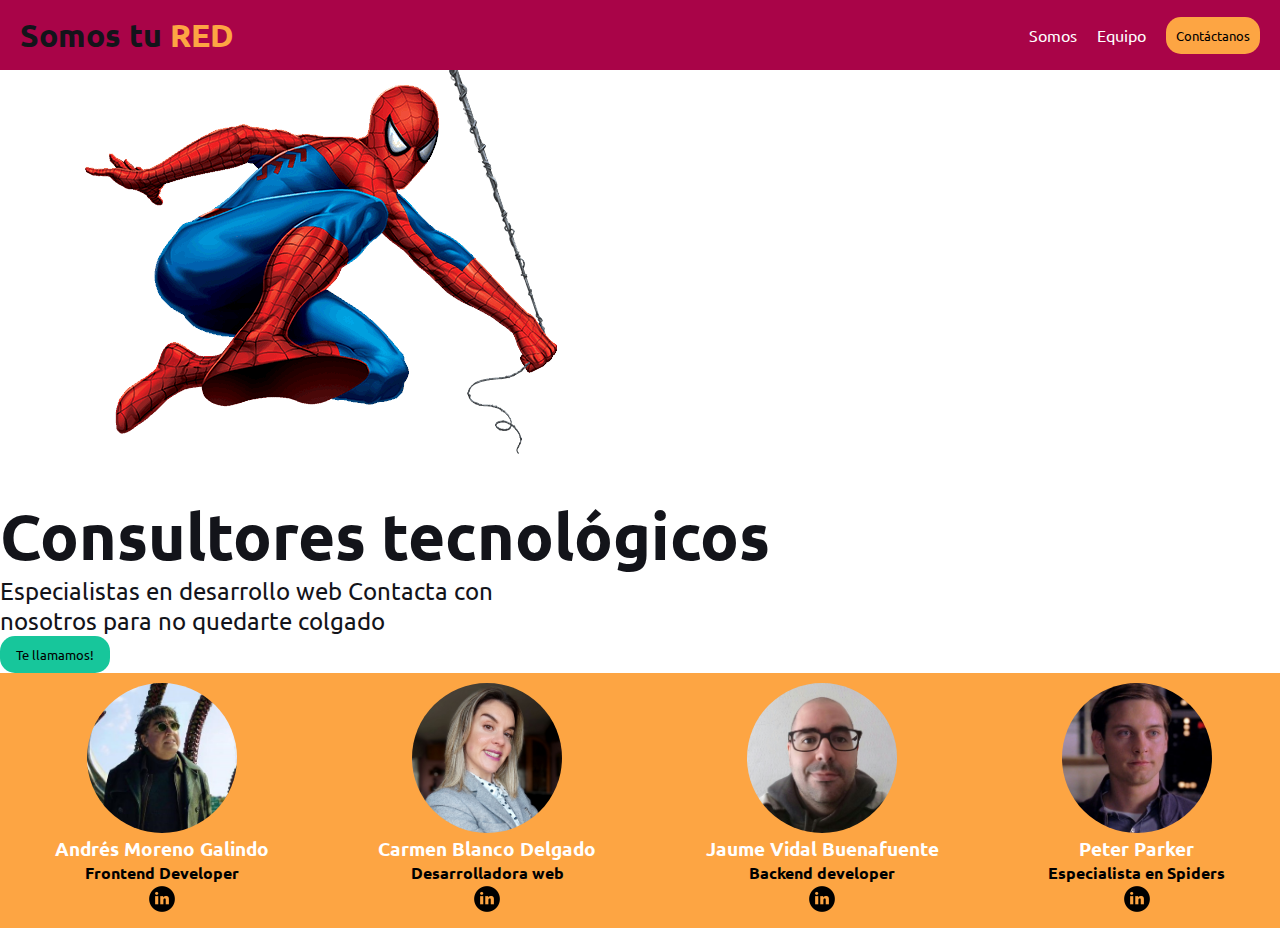
<file: index.html>
<!DOCTYPE html>
<html lang="en">
  <head>
    <meta charset="UTF-8" />
    <meta http-equiv="X-UA-Compatible" content="IE=edge" />
    <meta name="viewport" content="width=device-width, initial-scale=1.0" />
    <!-- <link rel="stylesheet" href="./css/styles.css" /> -->
    <link rel="stylesheet" href="./css/main.css" />
    <title>My dev team</title>
  </head>

  <body>
    <header>
      <nav class="navar">
        <a href="./index.html" class="homeLink">
          <div class="logo">
            <h1>
              Somos tu
              <span>RED</span>
            </h1>
          </div>
        </a>

        <div class="enlaces">
          <a class="enlace" href="#">Somos</a>
          <a class="enlace" href="#">Equipo</a>
          <button class="enlaceBoton">Contáctanos</button>
        </div>
      </nav>
    </header>

    <main>
      <div class="imgMain">
        <img src="./images/Spiderman-Nice-Photo.png" alt="" />
      </div>
      <section class="sectionPresentacion">
        <div>
          <h2>
            Consultores
            <!-- <br /> -->
            tecnológicos
          </h2>
          <p>
            Especialistas en desarrollo web
            <!-- <br /> -->
            Contacta con nosotros para no quedarte colgado
          </p>
          <button class="buttonPresentacion">Te llamamos!</button>
        </div>
      </section>
    </main>
    <section class="sectionFichas">
      <div id="fichaAndres" class="containerFicha">
        <a href="./html/detallesAndres.html">
          <img class="fotoFicha" src="./images/doctor.jpg" alt="foto Andrés" />
        </a>
        <h3>Andrés Moreno Galindo</h3>
        <h4>Frontend Developer</h4>
        <a href="#">
          <img
            src="./images/Linked.png"
            alt="icono linkedin"
            class="iconLinkedin"
          />
        </a>
      </div>
      <div id="fichaCarmen" class="containerFicha">
        <a href="./html/detallesCarmen.html">
          <img
            class="fotoFicha"
            src="./images/foto_perfil.jpg"
            alt="foto Carmen"
          />
        </a>
        <h3>Carmen Blanco Delgado</h3>
        <h4>Desarrolladora web</h4>
        <a
          href="https://www.linkedin.com/in/carmen-blanco-delgado-892711233/"
          target="_blank"
        >
          <img
            src="./images/Linked.png"
            alt="icono linkedin"
            class="iconLinkedin"
          />
        </a>
      </div>
      <div id="fichaJaume" class="containerFicha">
        <a href="./html/detallesJaume.html">
          <img class="fotoFicha" src="./images/jaume.jpg" alt="foto Jaume" />
        </a>
        <h3>Jaume Vidal Buenafuente</h3>
        <h4>Backend developer</h4>
        <a
          href="https://www.linkedin.com/in/jaume-vidal-buenafuente-108726258/"
          target="_blank"
        >
          <img
            src="./images/Linked.png"
            alt="icono linkedin"
            class="iconLinkedin"
          />
        </a>
      </div>
      <div id="fichaPeter" class="containerFicha">
        <a href="./html/detallesPeter.html">
          <img class="fotoFicha" src="./images/peter.jpg" alt="foto Peter" />
        </a>
        <h3>Peter Parker</h3>
        <h4>Especialista en Spiders</h4>
        <a href="#">
          <img
            src="./images/Linked.png"
            alt="icono linkedin"
            class="iconLinkedin"
          />
        </a>
      </div>
    </section>
  </body>
</html>
</file>
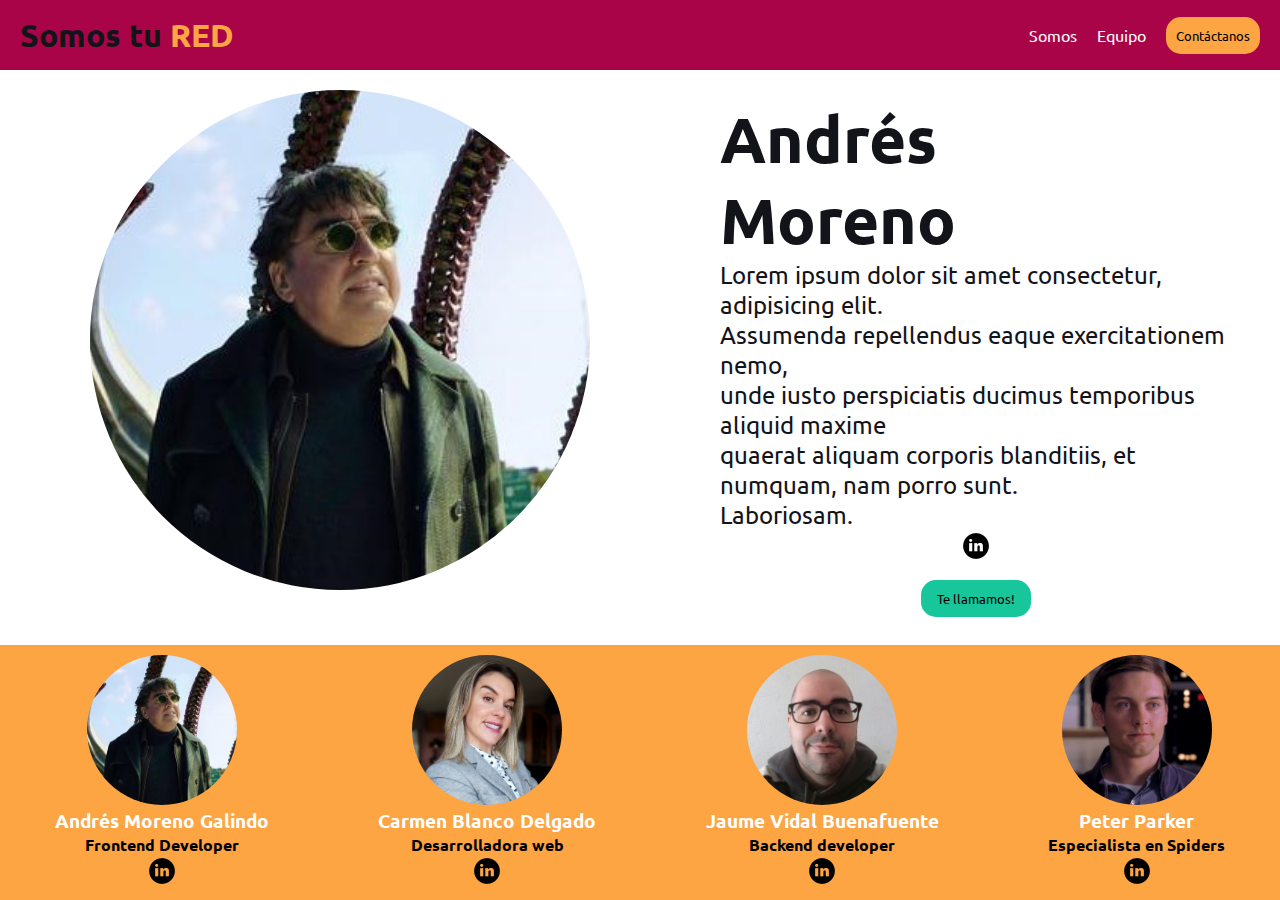
<file: html/detallesAndres.html>
<!DOCTYPE html>
<html lang="en">
  <head>
    <meta charset="UTF-8" />
    <meta http-equiv="X-UA-Compatible" content="IE=edge" />
    <meta name="viewport" content="width=device-width, initial-scale=1.0" />
    <!-- <link rel="stylesheet" href="../css/styles.css" /> -->
    <link rel="stylesheet" href="../css/main.css" />
    <title>Perfil Andrés</title>
  </head>

  <body>
    <header>
      <nav class="navar">
        <a href="../index.html" class="homeLink">
          <div class="logo">
            <h1>
              Somos tu
              <span>RED</span>
            </h1>
          </div>
        </a>

        <div class="enlaces">
          <a class="enlace enlaceSomos" href="#">Somos</a>
          <a class="enlace enlaceEquipo" href="#">Equipo</a>
          <button class="enlaceBoton">Contáctanos</button>
        </div>
      </nav>
    </header>
    <main>
      <div class="imgMain imgMainDetalles">
        <img src="../images/doctor.jpg" alt="" />
      </div>
      <section class="sectionPresentacion">
        <div>
          <h2>
            Andrés
            <br />
            Moreno
          </h2>
          <p>
            Lorem ipsum dolor sit amet consectetur, adipisicing elit.
            <br />
            Assumenda repellendus eaque exercitationem nemo,
            <br />
            unde iusto perspiciatis ducimus temporibus aliquid maxime
            <br />
            quaerat aliquam corporis blanditiis, et numquam, nam porro sunt.
            <br />
            Laboriosam.
          </p>
          <div class="perfilEnlaces">
            <a href="#">
              <img
                src="../images/Linked.png"
                alt="icono linkedin"
                class="iconLinkedin"
              />
            </a>
            <button class="buttonPresentacion">Te llamamos!</button>
          </div>
        </div>
      </section>
    </main>
    <section class="sectionFichas">
      <div id="fichaAndres" class="containerFicha">
        <a href="./detallesAndres.html">
          <img class="fotoFicha" src="../images/doctor.jpg" alt="foto Andrés" />
        </a>
        <h3>Andrés Moreno Galindo</h3>
        <h4>Frontend Developer</h4>
        <a href="#">
          <img
            src="../images/Linked.png"
            alt="icono linkedin"
            class="iconLinkedin"
          />
        </a>
      </div>
      <div id="fichaCarmen" class="containerFicha">
        <a href="../html/detallesCarmen.html">
          <img
            class="fotoFicha"
            src="../images/foto_perfil.jpg"
            alt="foto Carmen"
          />
        </a>
        <h3>Carmen Blanco Delgado</h3>
        <h4>Desarrolladora web</h4>
        <a
          href="https://www.linkedin.com/in/carmen-blanco-delgado-892711233/"
          target="_blank"
        >
          <img
            src="../images/Linked.png"
            alt="icono linkedin"
            class="iconLinkedin"
          />
        </a>
      </div>
      <div id="fichaJaume" class="containerFicha">
        <a href="./detallesJaume.html">
          <img class="fotoFicha" src="../images/jaume.jpg" alt="foto Jaume" />
        </a>
        <h3>Jaume Vidal Buenafuente</h3>
        <h4>Backend developer</h4>
        <a
          href="https://www.linkedin.com/in/jaume-vidal-buenafuente-108726258/"
          target="_blank"
        >
          <img
            src="../images/Linked.png"
            alt="icono linkedin"
            class="iconLinkedin"
          />
        </a>
      </div>
      <div id="fichaPeter" class="containerFicha">
        <a href="./detallesPeter.html">
          <img class="fotoFicha" src="../images/peter.jpg" alt="foto Peter" />
        </a>
        <h3>Peter Parker</h3>
        <h4>Especialista en Spiders</h4>
        <a href="#">
          <img
            src="../images/Linked.png"
            alt="icono linkedin"
            class="iconLinkedin"
          />
        </a>
      </div>
    </section>
  </body>
</html>
</file>
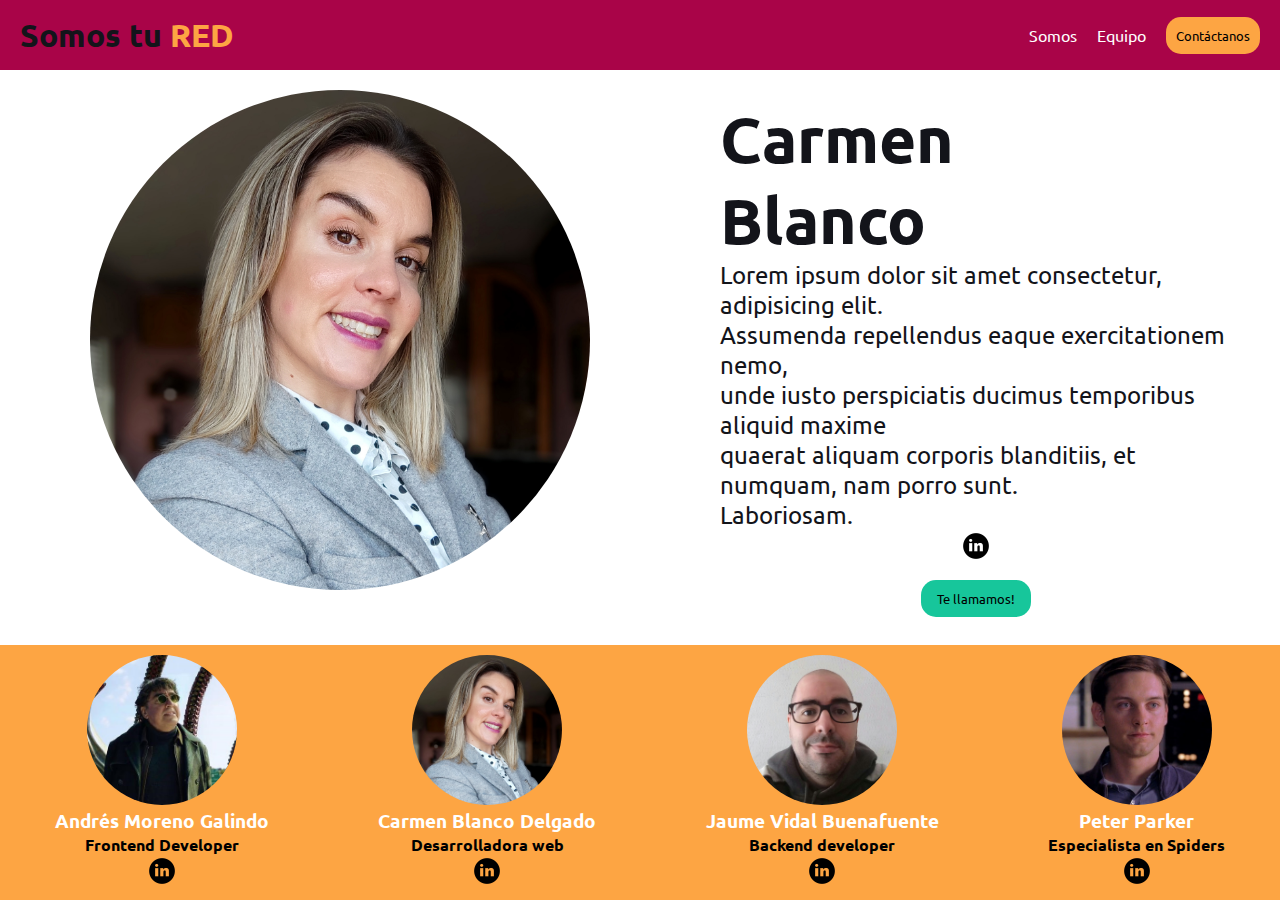
<file: html/detallesCarmen.html>
<!DOCTYPE html>
<html lang="en">
  <head>
    <meta charset="UTF-8" />
    <meta http-equiv="X-UA-Compatible" content="IE=edge" />
    <meta name="viewport" content="width=device-width, initial-scale=1.0" />
    <!-- <link rel="stylesheet" href="../css/styles.css" /> -->
    <link rel="stylesheet" href="../css/main.css" />
    <title>Perfil Carmen</title>
  </head>

  <body>
    <header>
      <nav class="navar">
        <a href="../index.html" class="homeLink">
          <div class="logo">
            <h1>
              Somos tu
              <span>RED</span>
            </h1>
          </div>
        </a>

        <div class="enlaces">
          <a class="enlace enlaceSomos" href="#">Somos</a>
          <a class="enlace enlaceEquipo" href="#">Equipo</a>
          <button class="enlaceBoton">Contáctanos</button>
        </div>
      </nav>
    </header>
    <main>
      <div class="imgMain imgMainDetalles">
        <img src="../images/foto_perfil.jpg" alt="" />
      </div>
      <section class="sectionPresentacion">
        <div>
          <h2>
            Carmen
            <br />
            Blanco
          </h2>
          <p>
            Lorem ipsum dolor sit amet consectetur, adipisicing elit.
            <br />
            Assumenda repellendus eaque exercitationem nemo,
            <br />
            unde iusto perspiciatis ducimus temporibus aliquid maxime
            <br />
            quaerat aliquam corporis blanditiis, et numquam, nam porro sunt.
            <br />
            Laboriosam.
          </p>
          <div class="perfilEnlaces">
            <a
              href="https://www.linkedin.com/in/carmen-blanco-delgado-892711233/"
            >
              <img
                src="../images/Linked.png"
                alt="icono linkedin"
                class="iconLinkedin"
              />
            </a>
            <button class="buttonPresentacion">Te llamamos!</button>
          </div>
        </div>
      </section>
    </main>
    <section class="sectionFichas">
      <div id="fichaAndres" class="containerFicha">
        <a href="./detallesAndres.html">
          <img class="fotoFicha" src="../images/doctor.jpg" alt="foto Andrés" />
        </a>
        <h3>Andrés Moreno Galindo</h3>
        <h4>Frontend Developer</h4>
        <a href="#">
          <img
            src="../images/Linked.png"
            alt="icono linkedin"
            class="iconLinkedin"
          />
        </a>
      </div>
      <div id="fichaCarmen" class="containerFicha">
        <a href="../html/detallesCarmen.html">
          <img
            class="fotoFicha"
            src="../images/foto_perfil.jpg"
            alt="foto Carmen"
          />
        </a>
        <h3>Carmen Blanco Delgado</h3>
        <h4>Desarrolladora web</h4>
        <a
          href="https://www.linkedin.com/in/carmen-blanco-delgado-892711233/"
          target="_blank"
        >
          <img
            src="../images/Linked.png"
            alt="icono linkedin"
            class="iconLinkedin"
          />
        </a>
      </div>
      <div id="fichaJaume" class="containerFicha">
        <a href="./detallesJaume.html">
          <img class="fotoFicha" src="../images/jaume.jpg" alt="foto Jaume" />
        </a>
        <h3>Jaume Vidal Buenafuente</h3>
        <h4>Backend developer</h4>
        <a
          href="https://www.linkedin.com/in/jaume-vidal-buenafuente-108726258/"
          target="_blank"
        >
          <img
            src="../images/Linked.png"
            alt="icono linkedin"
            class="iconLinkedin"
          />
        </a>
      </div>
      <div id="fichaPeter" class="containerFicha">
        <a href="./detallesPeter.html">
          <img class="fotoFicha" src="../images/peter.jpg" alt="foto Peter" />
        </a>
        <h3>Peter Parker</h3>
        <h4>Especialista en Spiders</h4>
        <a href="#">
          <img
            src="../images/Linked.png"
            alt="icono linkedin"
            class="iconLinkedin"
          />
        </a>
      </div>
    </section>
  </body>
</html>
</file>
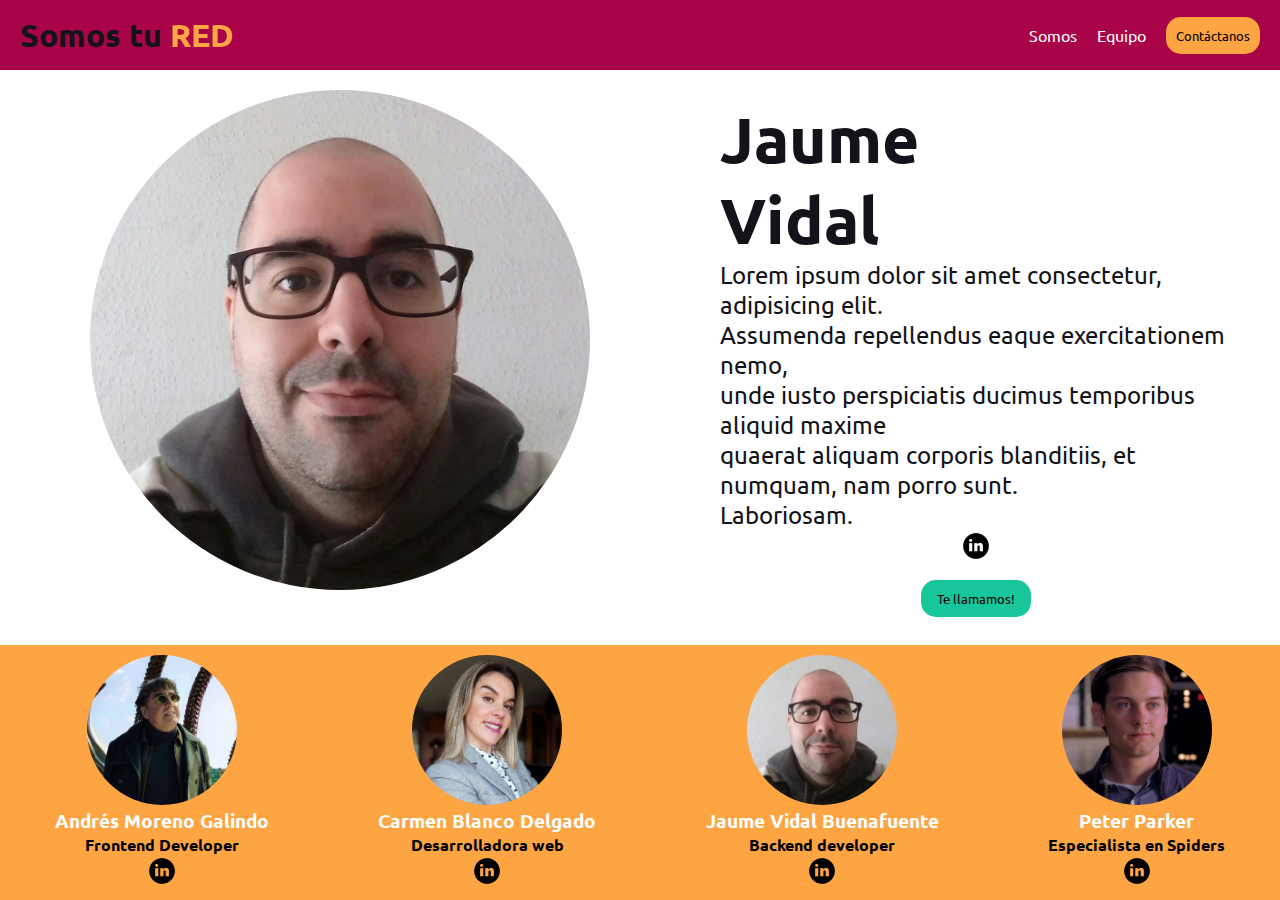
<file: html/detallesJaume.html>
<!DOCTYPE html>
<html lang="en">
  <head>
    <meta charset="UTF-8" />
    <meta http-equiv="X-UA-Compatible" content="IE=edge" />
    <meta name="viewport" content="width=device-width, initial-scale=1.0" />
    <!-- <link rel="stylesheet" href="../css/styles.css" /> -->
    <link rel="stylesheet" href="../css/main.css" />
    <title>Perfil Jaume</title>
  </head>

  <body>
    <header>
      <nav class="navar">
        <a href="../index.html" class="homeLink">
          <div class="logo">
            <h1>
              Somos tu
              <span>RED</span>
            </h1>
          </div>
        </a>

        <div class="enlaces">
          <a class="enlace enlaceSomos" href="#">Somos</a>
          <a class="enlace enlaceEquipo" href="#">Equipo</a>
          <button class="enlaceBoton">Contáctanos</button>
        </div>
      </nav>
    </header>
    <main>
      <div class="imgMain imgMainDetalles">
        <img src="../images/jaume.jpg" alt="foto Jaume" />
      </div>
      <section class="sectionPresentacion">
        <div>
          <h2>
            Jaume
            <br />
            Vidal
          </h2>
          <p>
            Lorem ipsum dolor sit amet consectetur, adipisicing elit.
            <br />
            Assumenda repellendus eaque exercitationem nemo,
            <br />
            unde iusto perspiciatis ducimus temporibus aliquid maxime
            <br />
            quaerat aliquam corporis blanditiis, et numquam, nam porro sunt.
            <br />
            Laboriosam.
          </p>
          <div class="perfilEnlaces">
            <a
              href="https://www.linkedin.com/in/jaume-vidal-buenafuente-108726258/"
              target="_blank"
            >
              <img
                src="../images/Linked.png"
                alt="icono linkedin"
                class="iconLinkedin"
              />
            </a>
            <button class="buttonPresentacion">Te llamamos!</button>
          </div>
        </div>
      </section>
    </main>
    <section class="sectionFichas">
      <div id="fichaAndres" class="containerFicha">
        <a href="./detallesAndres.html">
          <img class="fotoFicha" src="../images/doctor.jpg" alt="foto Andrés" />
        </a>
        <h3>Andrés Moreno Galindo</h3>
        <h4>Frontend Developer</h4>
        <a href="#">
          <img
            src="../images/Linked.png"
            alt="icono linkedin"
            class="iconLinkedin"
          />
        </a>
      </div>
      <div id="fichaCarmen" class="containerFicha">
        <a href="../html/detallesCarmen.html">
          <img
            class="fotoFicha"
            src="../images/foto_perfil.jpg"
            alt="foto Carmen"
          />
        </a>
        <h3>Carmen Blanco Delgado</h3>
        <h4>Desarrolladora web</h4>
        <a
          href="https://www.linkedin.com/in/carmen-blanco-delgado-892711233/"
          target="_blank"
        >
          <img
            src="../images/Linked.png"
            alt="icono linkedin"
            class="iconLinkedin"
          />
        </a>
      </div>
      <div id="fichaJaume" class="containerFicha">
        <a href="./detallesJaume.html">
          <img class="fotoFicha" src="../images/jaume.jpg" alt="foto Jaume" />
        </a>
        <h3>Jaume Vidal Buenafuente</h3>
        <h4>Backend developer</h4>
        <a
          href="https://www.linkedin.com/in/jaume-vidal-buenafuente-108726258/"
        >
          <img
            src="../images/Linked.png"
            alt="icono linkedin"
            class="iconLinkedin"
          />
        </a>
      </div>
      <div id="fichaPeter" class="containerFicha">
        <a href="./detallesPeter.html">
          <img class="fotoFicha" src="../images/peter.jpg" alt="foto Peter" />
        </a>
        <h3>Peter Parker</h3>
        <h4>Especialista en Spiders</h4>
        <a href="#">
          <img
            src="../images/Linked.png"
            alt="icono linkedin"
            class="iconLinkedin"
          />
        </a>
      </div>
    </section>
  </body>
</html>
</file>
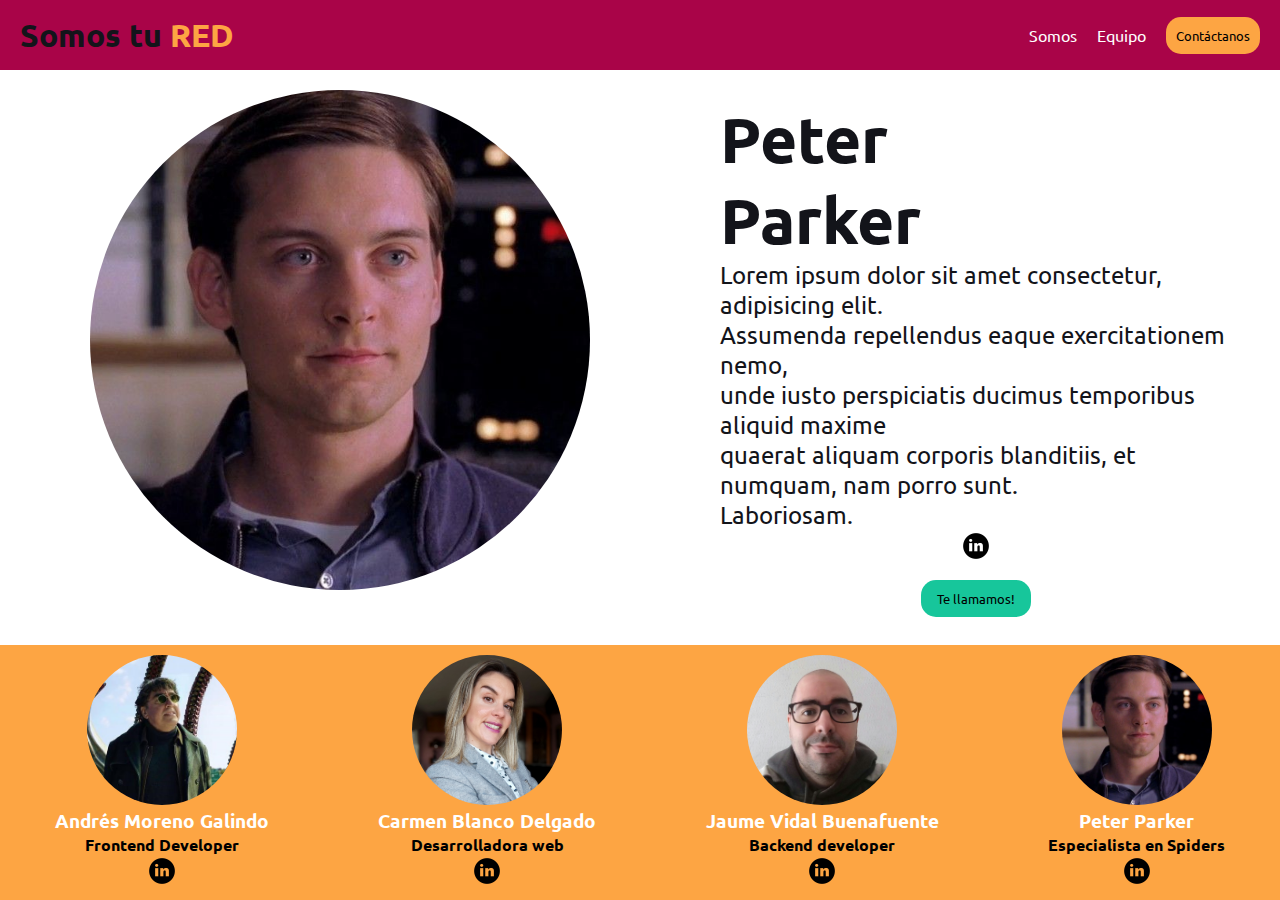
<file: html/detallesPeter.html>
<!DOCTYPE html>
<html lang="en">
  <head>
    <meta charset="UTF-8" />
    <meta http-equiv="X-UA-Compatible" content="IE=edge" />
    <meta name="viewport" content="width=device-width, initial-scale=1.0" />
    <!-- <link rel="stylesheet" href="../css/styles.css" /> -->
    <link rel="stylesheet" href="../css/main.css" />
    <title>Perfil Peter</title>
  </head>

  <body>
    <header>
      <nav class="navar">
        <a href="../index.html" class="homeLink">
          <div class="logo">
            <h1>
              Somos tu
              <span>RED</span>
            </h1>
          </div>
        </a>

        <div class="enlaces">
          <a class="enlace enlaceSomos" href="#">Somos</a>
          <a class="enlace enlaceEquipo" href="#">Equipo</a>
          <button class="enlaceBoton">Contáctanos</button>
        </div>
      </nav>
    </header>
    <main>
      <div class="imgMain imgMainDetalles">
        <img src="../images/peter.jpg" alt="foto Peter" />
      </div>
      <section class="sectionPresentacion">
        <div>
          <h2>
            Peter
            <br />
            Parker
          </h2>
          <p>
            Lorem ipsum dolor sit amet consectetur, adipisicing elit.
            <br />
            Assumenda repellendus eaque exercitationem nemo,
            <br />
            unde iusto perspiciatis ducimus temporibus aliquid maxime
            <br />
            quaerat aliquam corporis blanditiis, et numquam, nam porro sunt.
            <br />
            Laboriosam.
          </p>
          <div class="perfilEnlaces">
            <a href="#">
              <img
                src="../images/Linked.png"
                alt="icono linkedin"
                class="iconLinkedin"
              />
            </a>
            <button class="buttonPresentacion">Te llamamos!</button>
          </div>
        </div>
      </section>
    </main>
    <section class="sectionFichas">
      <div id="fichaAndres" class="containerFicha">
        <a href="./detallesAndres.html">
          <img class="fotoFicha" src="../images/doctor.jpg" alt="foto Andrés" />
        </a>
        <h3>Andrés Moreno Galindo</h3>
        <h4>Frontend Developer</h4>
        <a href="#">
          <img
            src="../images/Linked.png"
            alt="icono linkedin"
            class="iconLinkedin"
          />
        </a>
      </div>
      <div id="fichaCarmen" class="containerFicha">
        <a href="../html/detallesCarmen.html">
          <img
            class="fotoFicha"
            src="../images/foto_perfil.jpg"
            alt="foto Carmen"
          />
        </a>
        <h3>Carmen Blanco Delgado</h3>
        <h4>Desarrolladora web</h4>
        <a
          href="https://www.linkedin.com/in/carmen-blanco-delgado-892711233/"
          target="_blank"
        >
          <img
            src="../images/Linked.png"
            alt="icono linkedin"
            class="iconLinkedin"
          />
        </a>
      </div>
      <div id="fichaJaume" class="containerFicha">
        <a href="./detallesJaume.html">
          <img class="fotoFicha" src="../images/jaume.jpg" alt="foto Jaume" />
        </a>
        <h3>Jaume Vidal Buenafuente</h3>
        <h4>Backend developer</h4>
        <a
          href="https://www.linkedin.com/in/jaume-vidal-buenafuente-108726258/"
          target="_blank"
        >
          <img
            src="../images/Linked.png"
            alt="icono linkedin"
            class="iconLinkedin"
          />
        </a>
      </div>
      <div id="fichaPeter" class="containerFicha">
        <a href="./detallesPeter.html">
          <img class="fotoFicha" src="../images/peter.jpg" alt="foto Peter" />
        </a>
        <h3>Peter Parker</h3>
        <h4>Especialista en Spiders</h4>
        <a href="#">
          <img
            src="../images/Linked.png"
            alt="icono linkedin"
            class="iconLinkedin"
          />
        </a>
      </div>
    </section>
  </body>
</html>
</file>
<file: css/styles.css>
/* FUENTES */
@import url("https://fonts.googleapis.com/css2?family=Bebas+Neue&family=Josefin+Sans&family=Nerko+One&family=Righteous&family=Ubuntu:wght@400;700&display=swap");

/* GLOBAL RESET*/
* {
  padding: 0;
  margin: 0;
  box-sizing: border-box;
}

/*VARIABLES*/
:root {
  --color1: #17c69b;
  --color2: #fda543;
  --color3: #fb3640;
  --color4: #a90448;
  --color5: #13141a;
}

/* Estilo global */
* {
  font-family: "ubuntu";
}

body {
  height: 100vh;
  display: flex;
  flex-direction: column;
}

/* ESTILOS NAVBAR */
.homeLink {
  text-decoration: none;
}
.navar {
  background-color: var(--color4);
  display: flex;
  justify-content: space-between;
  align-items: center;
  height: 70px;
}

.logo {
  padding-left: 25px;
}
.logo h1 {
  color: var(--color5);
}
.logo span {
  color: var(--color2);
}

.enlaces {
  padding-right: 40px;
}

.enlace {
  color: white;
}

.enlaceSomos {
  text-decoration: none;
}

.enlaceBoton {
  margin-left: 20px;
  border: none;
  outline: none;
  background-color: var(--color2);
  padding: 10px;
  border-radius: 15px;
  cursor: pointer;
}

.enlaceBoton:hover {
  opacity: 0.75;
  transition: all 500ms;
}

.enlaceEquipo {
  margin-left: 20px;
  text-decoration: none;
}

/* ESTILOS SECTION PRINCIPAL */
main {
  display: flex;
  flex-wrap: wrap;
  flex: 1;
  gap: 40px;
}

.imgMain {
  display: flex;
  width: 50%;
  justify-content: center;
}

.sectionPresentacion {
  display: flex;
  align-items: center;
}
.sectionPresentacion h2 {
  font-weight: 700;
  font-size: 4rem;
  color: var(--color5);
}
.sectionPresentacion p {
  font-size: 1.5rem;
  color: var(--color5);
  max-width: 40vw;
}
.buttonPresentacion {
  border: none;
  outline: none;
  background-color: var(--color1);
  padding: 10px;
  border-radius: 15px;
  cursor: pointer;
  padding: 10px 15px;
  margin-top: 10px;
  margin-bottom: 10px;
}
.buttonPresentacion:hover {
  opacity: 0.75;
  transition: all 500ms;
}
/* ESTILOS SECTION FICHAS */
.iconLinkedin {
  width: 32px;
  height: 32px;
}
.sectionFichas {
  background-color: var(--color2);
  display: flex;
  justify-content: space-around;
}

.fotoFicha {
  width: 150px;
  height: 150px;
  border-radius: 50%;
}

.containerFicha {
  padding: 10px;
  display: flex;
  flex-direction: column;
  align-items: center;
}

.containerFicha h3 {
  color: white;
}

/*Estilos paginas detalles*/

.imgMainDetalles {
  margin: 20px;
}

.imgMainDetalles img {
  border-radius: 50%;
  width: 500px;
  height: 500px;
}

.perfilEnlaces {
  display: flex;
  align-items: center;
  gap: 15px;
}
</file>
<file: css/main.css>
@import url("./global/variables.css");
@import url("./global/reset.css");
@import url("./global/global.css");
@import url("./components/navBar.css");
@import url("./components/mainSection.css");
@import url("./components/cardSection.css");
@import url("./components/detallesSection.css");
</file>
